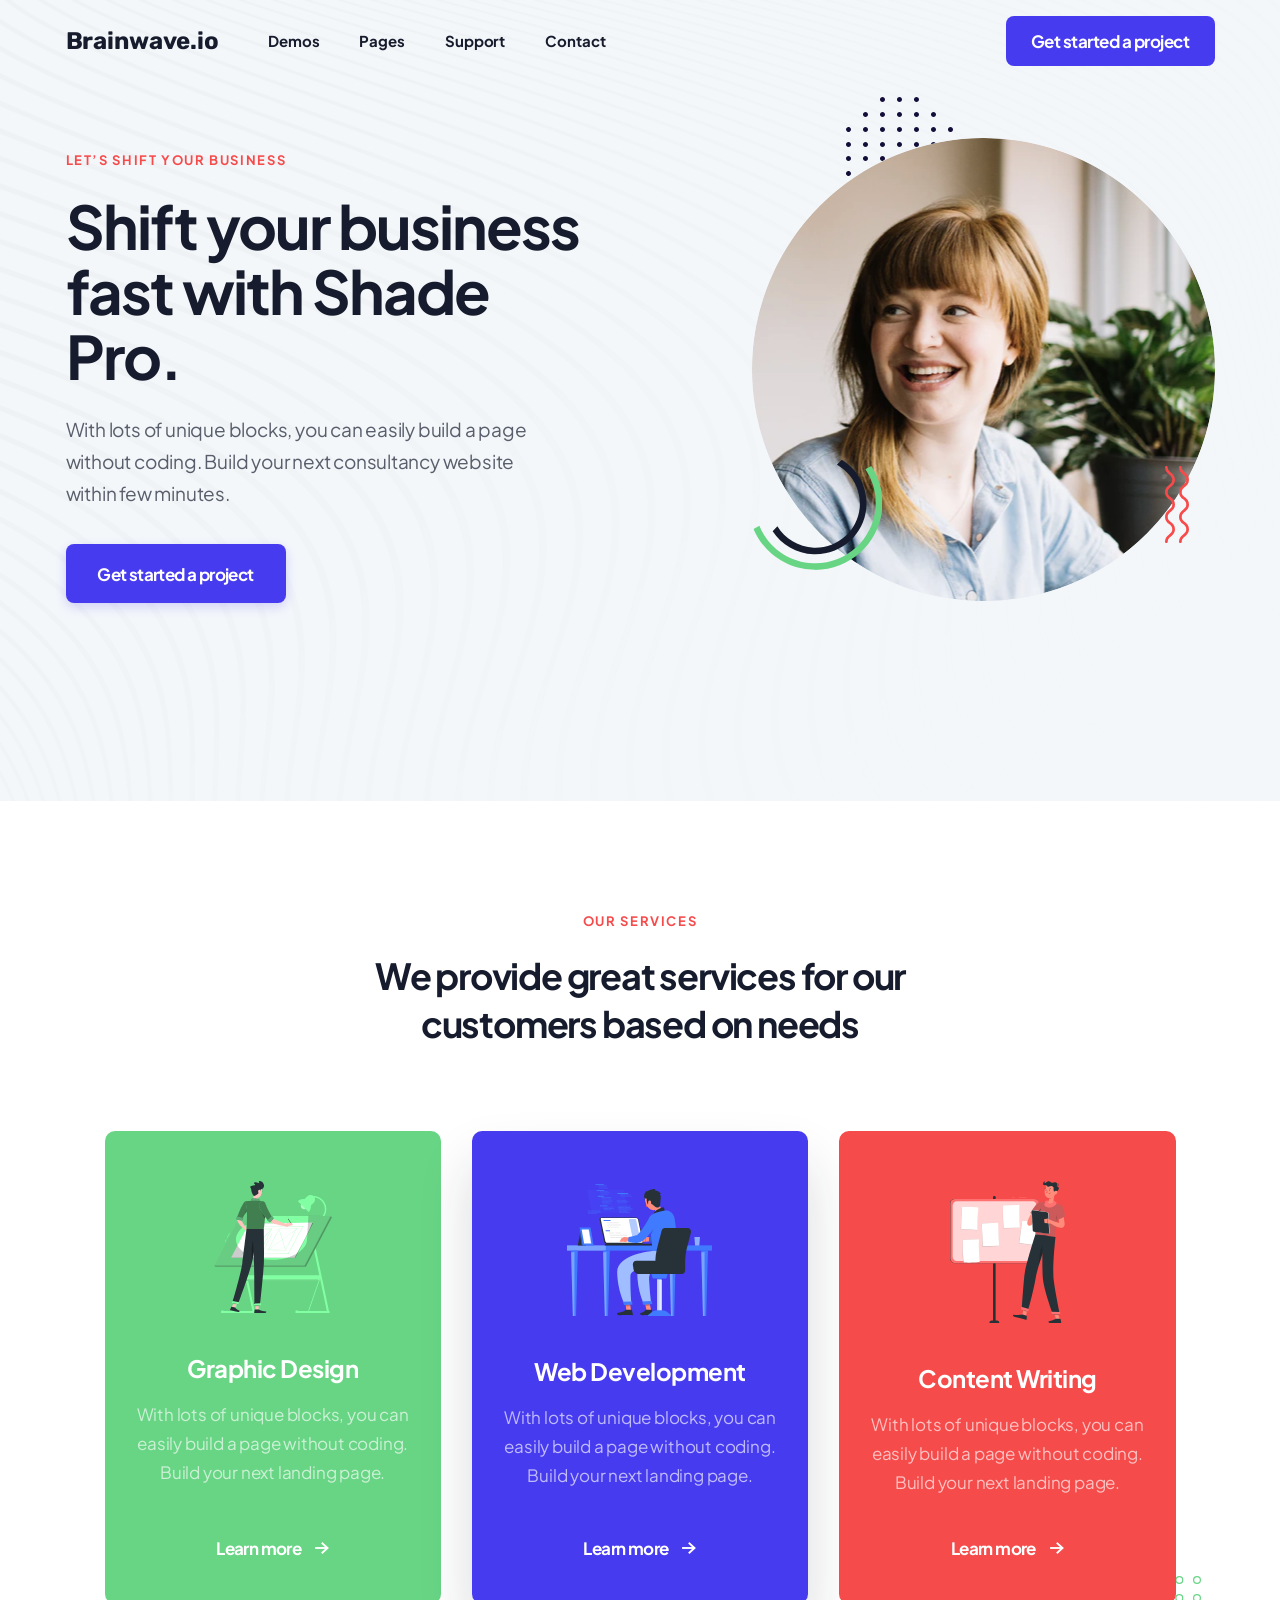
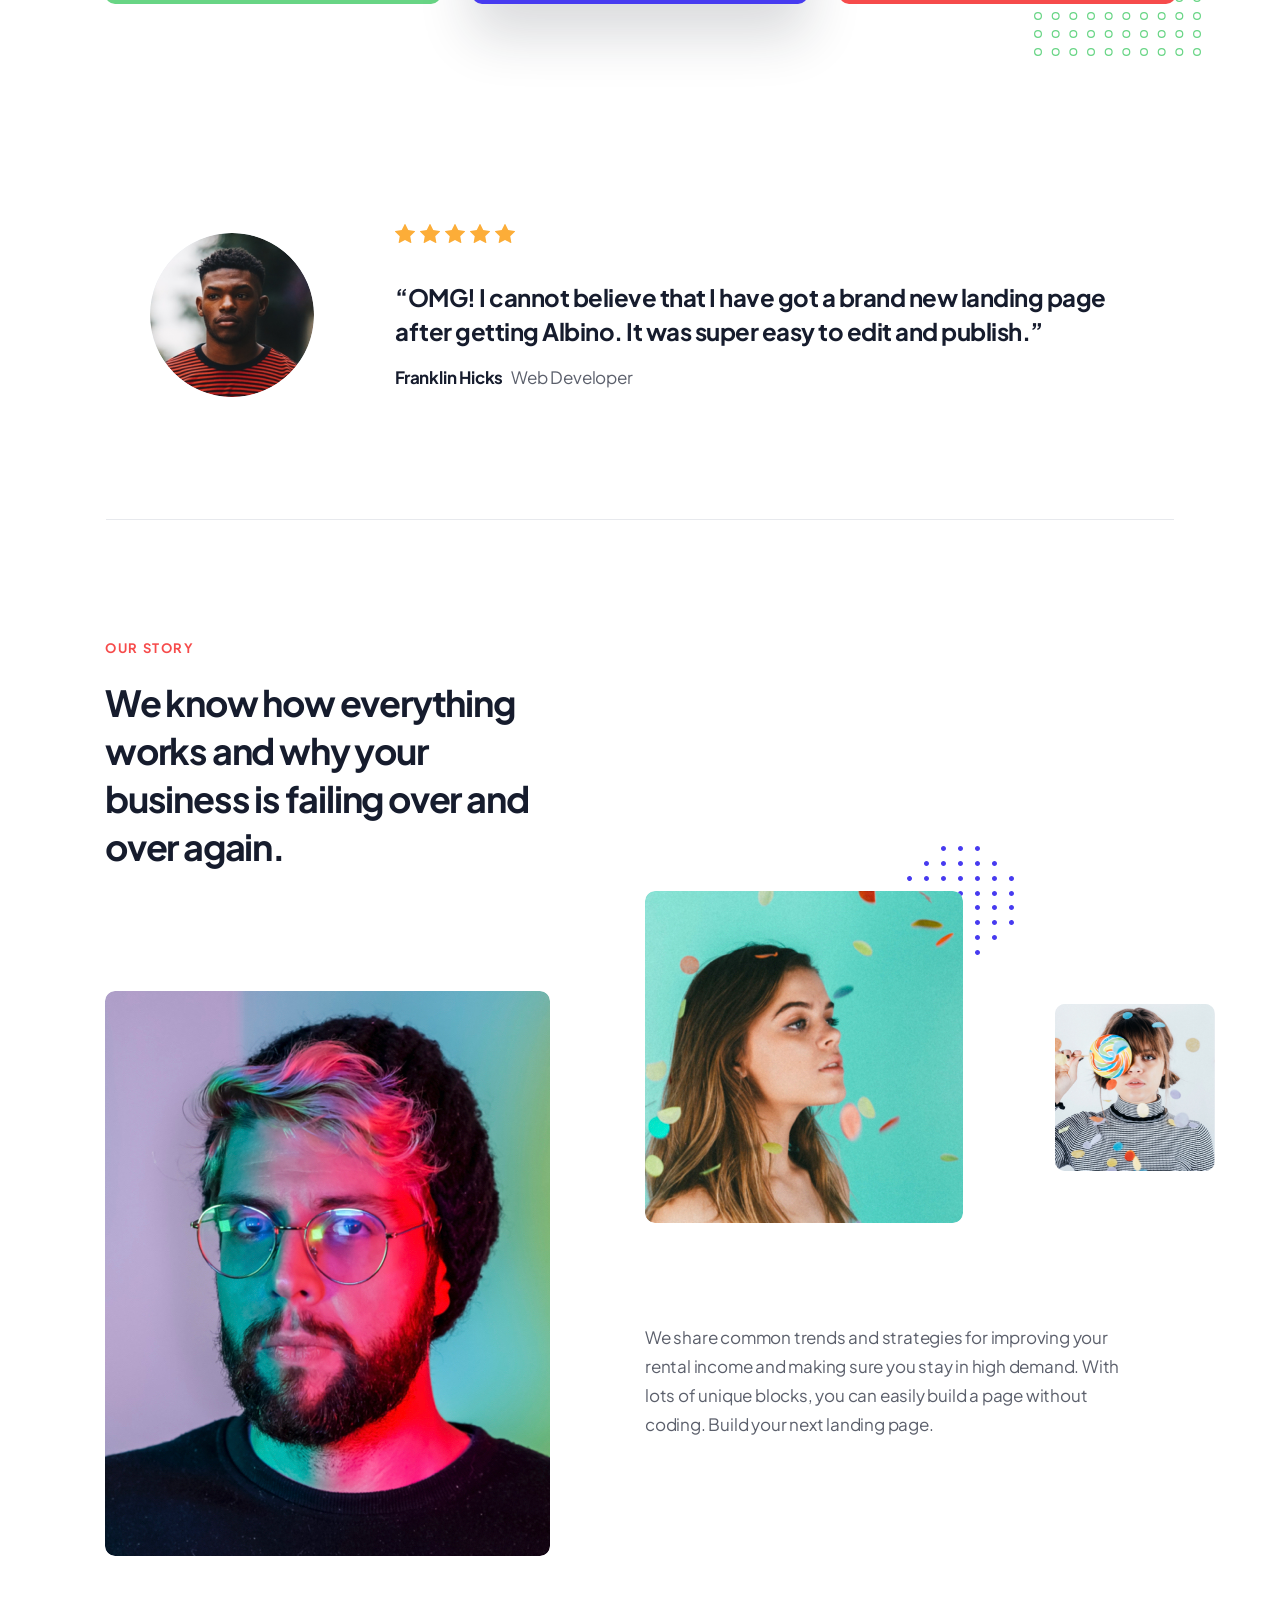
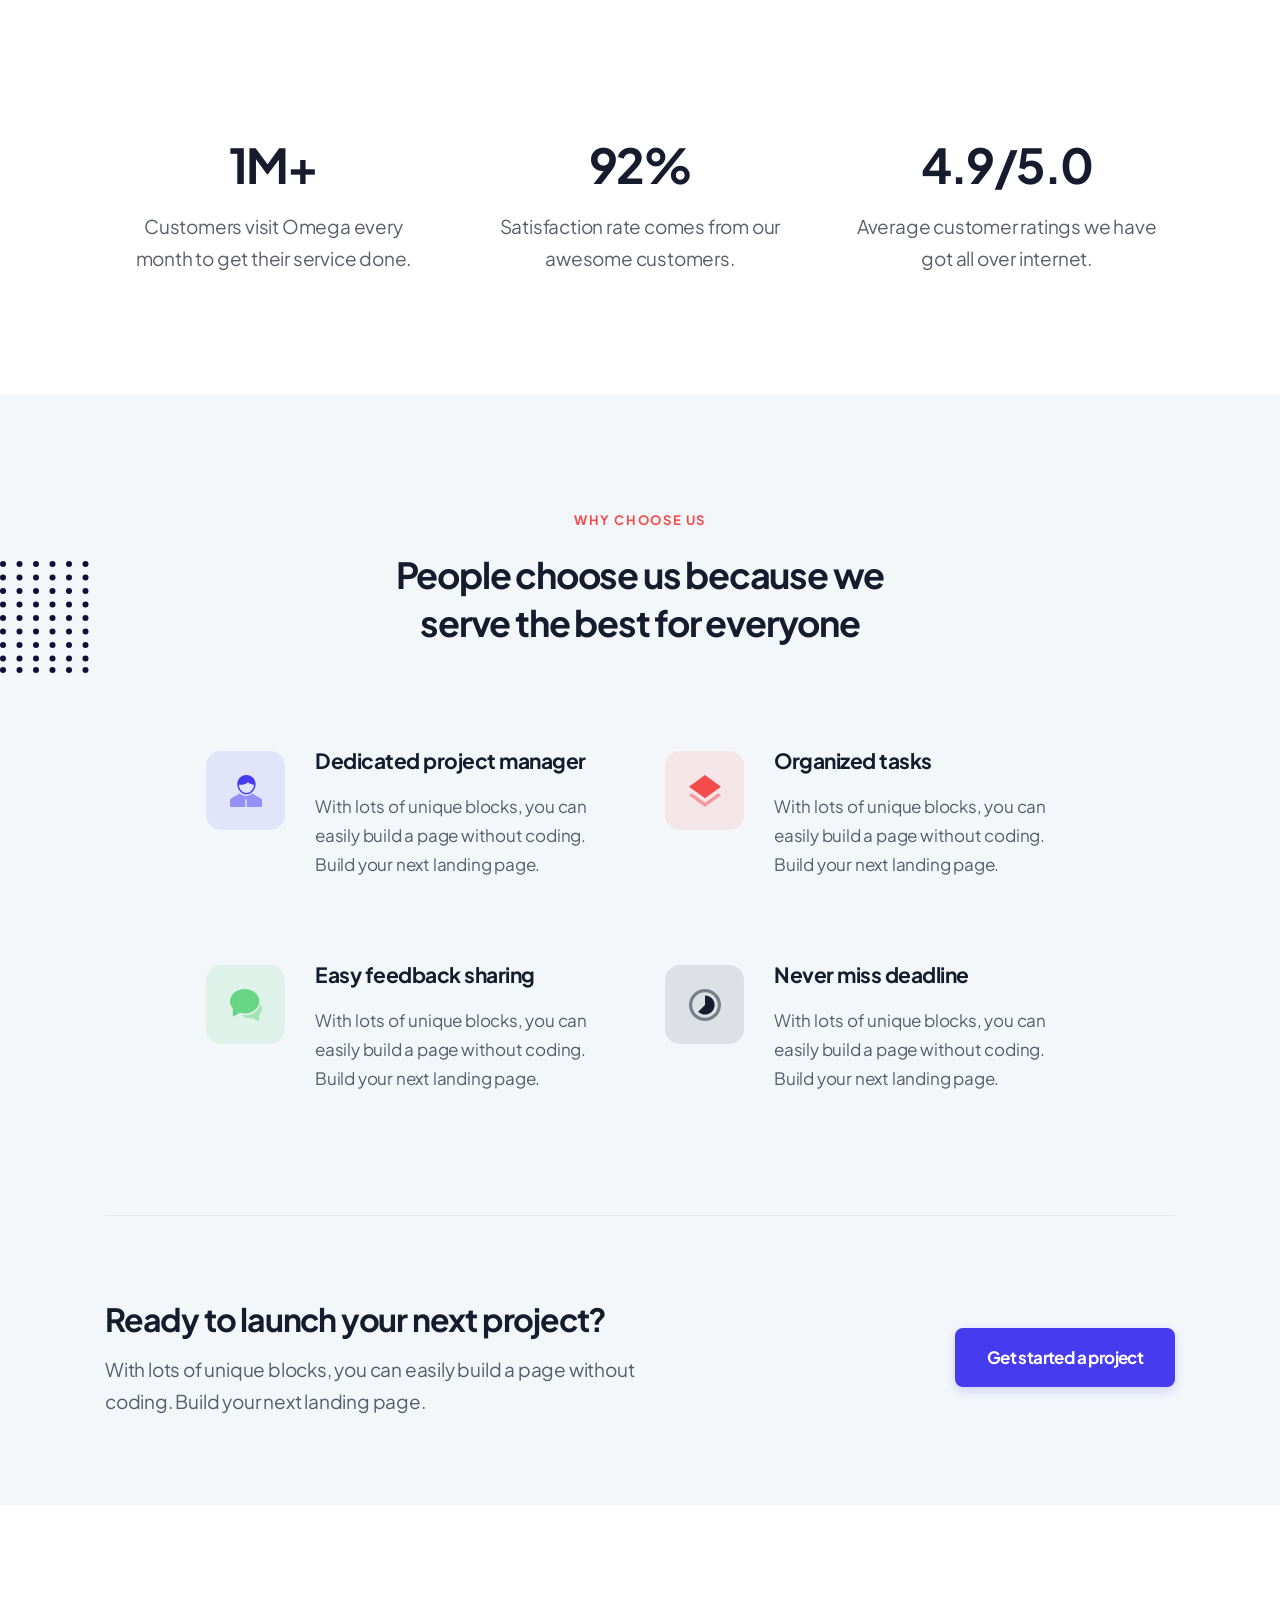
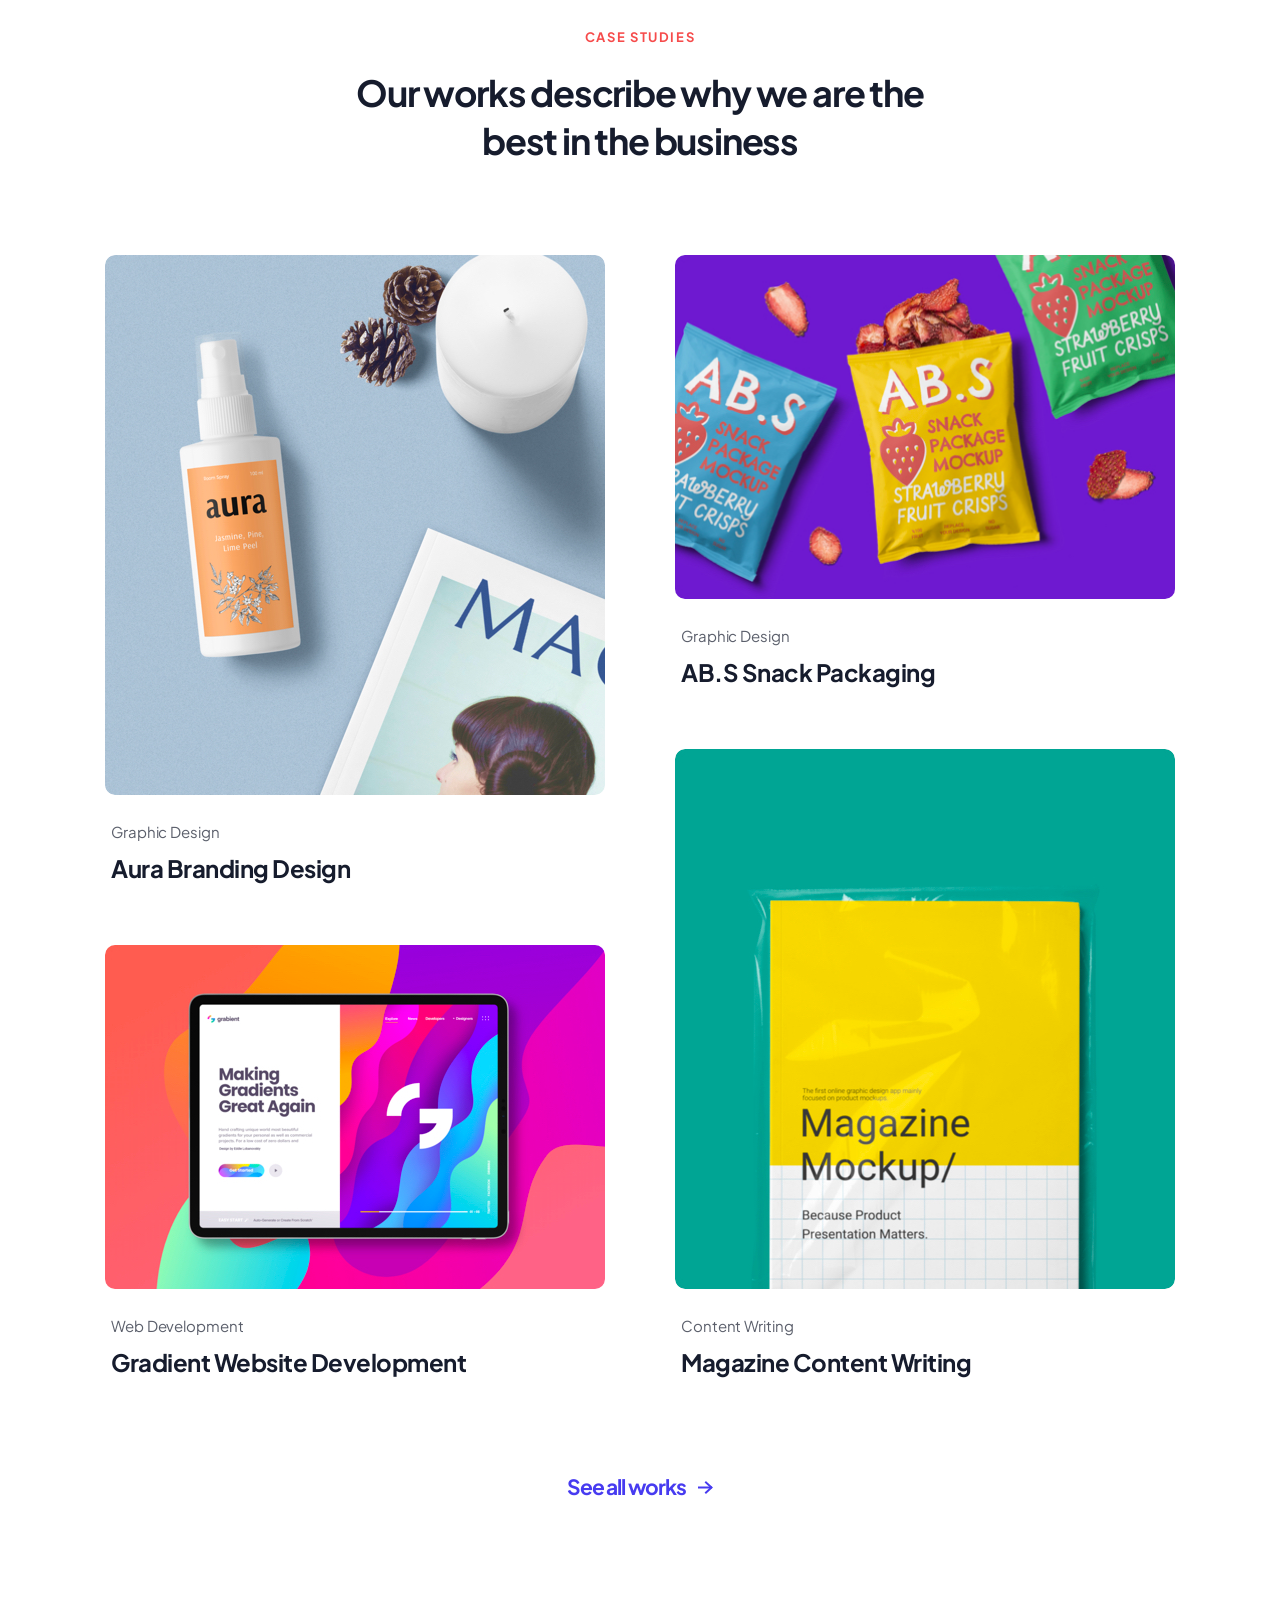
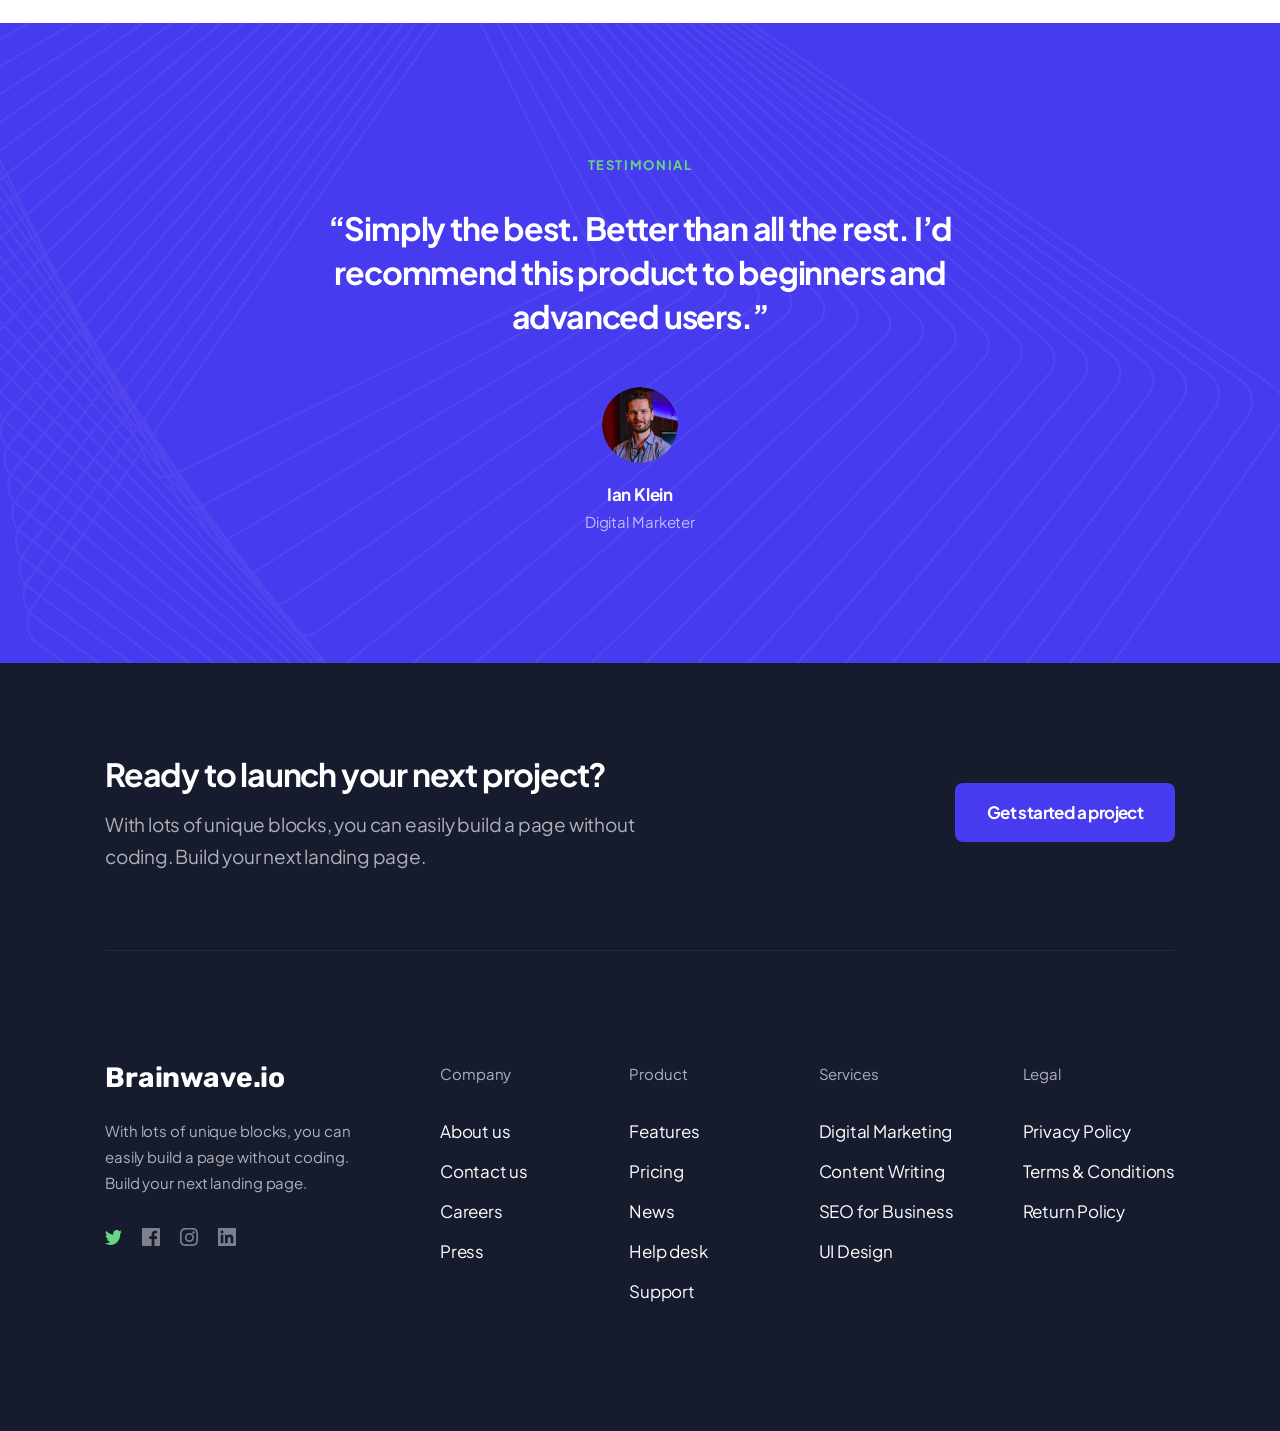
<file: index.html>
<!DOCTYPE html>
<html lang="en">
<head>
  <meta charset="UTF-8">
  <meta name="viewport" content="width=device-width, initial-scale=1.0">
  <title>Bài 11</title>
  <link rel="preconnect" href="https://fonts.googleapis.com">
  <link rel="preconnect" href="https://fonts.gstatic.com" crossorigin>
  <link href="https://fonts.googleapis.com/css2?family=Plus+Jakarta+Sans:wght@400;500;600;700&family=Rubik:wght@700&display=swap" rel="stylesheet">
  <link rel="stylesheet" href="style.css">
</head>
<body>
  <div class="hero-wrapper" data-node-id="3114:1785">
    <div class="hero-bg-texture" data-node-id="3114:1789" aria-hidden="true"></div>

    <header class="site-header" data-node-id="3114:1858">
      <div class="header-container">
        <div class="header-nav-group">
          <a href="#" class="brand-logo" data-node-id="3114:1861">Brainwave.io</a>
          <nav class="nav-links" id="navLinks" data-node-id="3114:1859">
            <a href="#demos" class="nav-link">Demos</a>
            <a href="#pages" class="nav-link">Pages</a>
            <a href="#support" class="nav-link">Support</a>
            <a href="#contact" class="nav-link">Contact</a>
            <a href="#get-started" class="btn-primary btn-primary-mobile">Get started a project</a>
          </nav>
        </div>

        <div class="header-actions">
          <a href="#get-started" class="btn-primary" data-node-id="3114:1860">Get started a project</a>
          <button class="menu-toggle" id="menuToggle" aria-label="Toggle navigation" aria-expanded="false">
            <span class="bar"></span>
            <span class="bar"></span>
            <span class="bar"></span>
          </button>
        </div>
      </div>
    </header>

    <section class="hero-section">
      <div class="hero-container">
        <div class="hero-content" data-node-id="3114:1790">
          <p class="hero-eyebrow" data-node-id="3114:1793">Let’s shift your business</p>
          <h1 class="hero-title" data-node-id="3114:1792">Shift your business fast with Shade Pro.</h1>
          <p class="hero-desc" data-node-id="3114:1794">
            With lots of unique blocks, you can easily build a page without coding. Build your next consultancy website within few minutes.
          </p>
          <div class="hero-cta" data-node-id="3114:1791">
            <a href="#get-started" class="btn-hero">Get started a project</a>
          </div>
        </div>


        <div class="hero-graphics" data-node-id="3114:1795">
          <img src="img/dots.svg" alt="" class="hero-decor-dots" data-node-id="3114:1796" aria-hidden="true">

          <div class="hero-photo-circle" data-node-id="3114:1841">
            <img src="img/hero-oval.png" alt="Smiling professional" class="hero-photo" width="463" height="463">
          </div>

          <img src="img/arcs.svg" alt="" class="hero-decor-arcs" data-node-id="3114:1842" aria-hidden="true">

          <div class="hero-decor-waves" data-node-id="3114:1853" aria-hidden="true">
            <img src="img/wave2.svg" alt="" class="wave-line">
            <img src="img/wave1.svg" alt="" class="wave-line">
          </div>
        </div>
      </div>
    </section>
  </div>


  <section class="services-section" data-node-id="3114:1428">
    <div class="services-container">

      <div class="services-header" data-node-id="3114:1782">
        <p class="services-eyebrow" data-node-id="3114:1783">Our services</p>
        <h2 class="services-title" data-node-id="3114:1784">We provide great services for our customers based on needs</h2>
      </div>


      <div class="services-grid" data-node-id="3114:1934">

        <div class="service-card card-green" data-node-id="3114:1680">
          <div class="card-illustration card-illustration-1" data-node-id="3114:1687">
            <img src="img/service-table-1.svg" class="ill-table" alt="">
            <img src="img/service-char-1.svg" class="ill-char" alt="">
          </div>
          <h3 class="card-title" data-node-id="3114:1685">Graphic Design</h3>
          <p class="card-desc" data-node-id="3114:1686">
            With lots of unique blocks, you can easily build a page without coding. Build your next landing page.
          </p>
          <a href="#learn-more" class="card-link" data-node-id="3114:1684">
            <span>Learn more</span>
            <img src="img/arrow-right.svg" alt="" class="card-arrow" aria-hidden="true">
          </a>
        </div>

        <div class="service-card card-blue" data-node-id="3114:1559">
          <div class="card-illustration card-illustration-2" data-node-id="3114:1564">
            <img src="img/service-desk-2.svg" class="ill-desk" alt="">
            <img src="img/service-char-2.svg" class="ill-char" alt="">
          </div>
          <h3 class="card-title" data-node-id="3114:1678">Web Development</h3>
          <p class="card-desc" data-node-id="3114:1679">
            With lots of unique blocks, you can easily build a page without coding. Build your next landing page.
          </p>
          <a href="#learn-more" class="card-link" data-node-id="3114:1563">
            <span>Learn more</span>
            <img src="img/arrow-right.svg" alt="" class="card-arrow" aria-hidden="true">
          </a>
        </div>


        <div class="service-card card-red" data-node-id="3114:1480">
          <div class="card-illustration card-illustration-3" data-node-id="3114:1486">
            <img src="img/service-board-3.svg" class="ill-board" alt="">
            <img src="img/service-char-3.svg" class="ill-char" alt="">
          </div>
          <h3 class="card-title" data-node-id="3114:1484">Content Writing</h3>
          <p class="card-desc" data-node-id="3114:1485">
            With lots of unique blocks, you can easily build a page without coding. Build your next landing page.
          </p>
          <a href="#learn-more" class="card-link" data-node-id="3114:1483">
            <span>Learn more</span>
            <img src="img/arrow-right.svg" alt="" class="card-arrow" aria-hidden="true">
          </a>
        </div>

        <img src="img/dots-ring-grid.svg" class="services-decor-rings" data-node-id="3114:1429" alt="" aria-hidden="true">
      </div>
    </div>
  </section>

  <section class="testimonial-section" data-node-id="3114:1411">
    <div class="testimonial-container">
      <div class="testimonial-inner" data-node-id="3114:1412">
        <div class="testimonial-avatar-wrap" data-node-id="3114:1414">
          <img src="img/testimonial-avatar.png" alt="Franklin Hicks" class="testimonial-avatar" width="164" height="164">
        </div>

        <div class="testimonial-content">

          <div class="testimonial-stars" data-node-id="3114:1416" aria-label="5 out of 5 stars">
            <img src="img/star.svg" alt="" class="star-icon">
            <img src="img/star.svg" alt="" class="star-icon">
            <img src="img/star.svg" alt="" class="star-icon">
            <img src="img/star.svg" alt="" class="star-icon">
            <img src="img/star.svg" alt="" class="star-icon">
          </div>


          <blockquote class="testimonial-quote" data-node-id="3114:1415">
            “OMG! I cannot believe that I have got a brand new landing page after getting Albino. It was super easy to edit and publish.”
          </blockquote>


          <div class="testimonial-author" data-node-id="3114:1413">
            <span class="author-name" data-node-id="I3114:1413;0:4621">Franklin Hicks</span>
            <span class="author-role" data-node-id="I3114:1413;0:4622">Web Developer</span>
          </div>
        </div>
      </div>

      <div class="testimonial-divider" data-node-id="3114:1427" aria-hidden="true"></div>
    </div>
  </section>

  <section class="about-section" data-node-id="3114:1352">
    <div class="about-container">
      <div class="about-col-left">
        <div class="about-header" data-node-id="3114:1353">
          <p class="about-eyebrow" data-node-id="3114:1354">Our Story</p>
          <h2 class="about-title" data-node-id="3114:1355">
            We know how everything works and why your business is failing over and over again.
          </h2>
        </div>

        <div class="about-photo-large-wrap" data-node-id="3114:1362">
          <img src="img/about-photo-large.png" alt="Creative team lead" class="about-photo-large" data-node-id="3114:1363" width="445" height="565">
        </div>
      </div>

      <div class="about-col-right">
        <div class="about-collage">
          <img src="img/about-dots.svg" class="about-decor-dots" data-node-id="3114:1366" alt="" aria-hidden="true">

          <div class="about-photo-mid-wrap" data-node-id="3114:1356">
            <img src="img/about-photo-mid.png" alt="Creative team collaboration" class="about-photo-mid" data-node-id="3114:1357" width="318" height="332">
          </div>

          <div class="about-photo-small-wrap" data-node-id="3114:1359">
            <img src="img/about-photo-small.png" alt="Innovative design concept" class="about-photo-small" data-node-id="3114:1360" width="160" height="167">
          </div>
        </div>

        <p class="about-desc" data-node-id="3114:1365">
          We share common trends and strategies for improving your rental income and making sure you stay in high demand. With lots of unique blocks, you can easily build a page without coding. Build your next landing page.
        </p>
      </div>
    </div>
  </section>


  <section class="facts-section" data-node-id="3114:1342">
    <div class="facts-container">
      <div class="fact-item" data-node-id="3114:1343">
        <p class="fact-number" data-node-id="3114:1344">1M+</p>
        <p class="fact-desc" data-node-id="3114:1345">Customers visit Omega every month to get their service done.</p>
      </div>

      <div class="fact-item" data-node-id="3114:1346">
        <p class="fact-number" data-node-id="3114:1347">92%</p>
        <p class="fact-desc" data-node-id="3114:1348">Satisfaction rate comes from our awesome customers.</p>
      </div>

      <div class="fact-item" data-node-id="3114:1349">
        <p class="fact-number" data-node-id="3114:1350">4.9/5.0</p>
        <p class="fact-desc" data-node-id="3114:1351">Average customer ratings we have got all over internet.</p>
      </div>
    </div>
  </section>

  <section class="features-section" data-node-id="3114:1190">
    <img src="img/features-dots.svg" class="features-decor-dots" data-node-id="3114:1237" alt="" aria-hidden="true" width="89" height="112">

    <div class="features-container">
      <div class="features-header" data-node-id="3114:1233">
        <p class="features-eyebrow" data-node-id="3114:1234">Why choose us</p>
        <h2 class="features-title" data-node-id="3114:1235">
          People choose us because we serve the best for everyone
        </h2>
      </div>

      <div class="features-grid">
        <div class="feature-item" data-node-id="3114:1205">
          <div class="feature-icon-box icon-box-purple" data-node-id="3114:1208">
            <img src="img/feature-icon-user.svg" alt="" class="feature-icon" data-node-id="3114:1210">
          </div>
          <div class="feature-text">
            <h3 class="feature-item-title" data-node-id="3114:1206">Dedicated project manager</h3>
            <p class="feature-item-desc" data-node-id="3114:1207">
              With lots of unique blocks, you can easily build a page without coding. Build your next landing page.
            </p>
          </div>
        </div>

        <div class="feature-item" data-node-id="3114:1197">
          <div class="feature-icon-box icon-box-red" data-node-id="3114:1200">
            <img src="img/feature-icon-layers.svg" alt="" class="feature-icon" data-node-id="3114:1202">
          </div>
          <div class="feature-text">
            <h3 class="feature-item-title" data-node-id="3114:1198">Organized tasks</h3>
            <p class="feature-item-desc" data-node-id="3114:1199">
              With lots of unique blocks, you can easily build a page without coding. Build your next landing page.
            </p>
          </div>
        </div>

        <div class="feature-item" data-node-id="3114:1225">
          <div class="feature-icon-box icon-box-green" data-node-id="3114:1228">
            <img src="img/feature-icon-chat.svg" alt="" class="feature-icon" data-node-id="3114:1230">
          </div>
          <div class="feature-text">
            <h3 class="feature-item-title" data-node-id="3114:1226">Easy feedback sharing</h3>
            <p class="feature-item-desc" data-node-id="3114:1227">
              With lots of unique blocks, you can easily build a page without coding. Build your next landing page.
            </p>
          </div>
        </div>

        <div class="feature-item" data-node-id="3114:1215">
          <div class="feature-icon-box icon-box-dark" data-node-id="3114:1218">
            <img src="img/feature-icon-clock.svg" alt="" class="feature-icon" data-node-id="3114:1220">
          </div>
          <div class="feature-text">
            <h3 class="feature-item-title" data-node-id="3114:1216">Never miss deadline</h3>
            <p class="feature-item-desc" data-node-id="3114:1217">
              With lots of unique blocks, you can easily build a page without coding. Build your next landing page.
            </p>
          </div>
        </div>
      </div>

      <div class="features-divider" data-node-id="3114:1236" aria-hidden="true"></div>

      <div class="features-cta" data-node-id="3114:1192">
        <div class="cta-content" data-node-id="3114:1193">
          <h2 class="cta-title" data-node-id="3114:1195">Ready to launch your next project?</h2>
          <p class="cta-desc" data-node-id="3114:1194">
            With lots of unique blocks, you can easily build a page without coding. Build your next landing page.
          </p>
        </div>
        <div class="cta-action" data-node-id="3114:1196">
          <a href="#get-started" class="btn-hero">Get started a project</a>
        </div>
      </div>
    </div>
  </section>

  <section class="works-section" data-node-id="3114:1161">
    <div class="works-container">
      <div class="works-header" data-node-id="3114:1186">
        <p class="works-eyebrow" data-node-id="3114:1187">Case studies</p>
        <h2 class="works-title" data-node-id="3114:1188">
          Our works describe why we are the best in the business
        </h2>
      </div>

      <div class="works-grid">
        <div class="works-col works-col-left">
          <article class="work-card" data-node-id="3114:1162">
            <a href="#work-aura" class="work-card-link">
              <div class="work-card-img-wrap img-tall" data-node-id="3114:1164">
                <img src="img/work-aura.png" alt="Aura Branding Design" class="work-card-img" width="500" height="540">
              </div>
              <div class="work-card-info">
                <p class="work-card-cat" data-node-id="3114:1167">Graphic Design</p>
                <h3 class="work-card-title" data-node-id="3114:1166">Aura Branding Design</h3>
              </div>
            </a>
          </article>


          <article class="work-card" data-node-id="3114:1168">
            <a href="#work-gradient" class="work-card-link">
              <div class="work-card-img-wrap img-short" data-node-id="3114:1170">
                <img src="img/work-gradient.png" alt="Gradient Website Development" class="work-card-img" width="500" height="346">
              </div>
              <div class="work-card-info">
                <p class="work-card-cat" data-node-id="3114:1173">Web Development</p>
                <h3 class="work-card-title" data-node-id="3114:1172">Gradient Website Development</h3>
              </div>
            </a>
          </article>
        </div>

        <div class="works-col works-col-right">
          <article class="work-card" data-node-id="3114:1174">
            <a href="#work-snack" class="work-card-link">
              <div class="work-card-img-wrap img-short" data-node-id="3114:1176">
                <img src="img/work-snack.png" alt="AB.S Snack Packaging" class="work-card-img" width="500" height="342">
              </div>
              <div class="work-card-info">
                <p class="work-card-cat" data-node-id="3114:1179">Graphic Design</p>
                <h3 class="work-card-title" data-node-id="3114:1178">AB.S Snack Packaging</h3>
              </div>
            </a>
          </article>
          <article class="work-card" data-node-id="3114:1180">
            <a href="#work-magazine" class="work-card-link">
              <div class="work-card-img-wrap img-tall" data-node-id="3114:1182">
                <img src="img/work-magazine.png" alt="Magazine Content Writing" class="work-card-img" width="500" height="540">
              </div>
              <div class="work-card-info">
                <p class="work-card-cat" data-node-id="3114:1185">Content Writing</p>
                <h3 class="work-card-title" data-node-id="3114:1184">Magazine Content Writing</h3>
              </div>
            </a>
          </article>
        </div>
      </div>

      <div class="works-cta" data-node-id="3114:1189">
        <a href="#all-works" class="works-all-link">
          <span data-node-id="I3114:1189;0:4709">See all works</span>
          <img src="img/arrow-right-blue.svg" alt="" class="works-arrow" width="15" height="13">
        </a>
      </div>
    </div>
  </section>

  <section class="testimonial-dark-section" data-node-id="3114:1081">
    <div class="testimonial-dark-bg" aria-hidden="true">
      <img src="img/testimonial-2-bg.svg" alt="" class="testimonial-dark-pattern">
    </div>

    <div class="testimonial-dark-container">
      <p class="testimonial-dark-eyebrow" data-node-id="3114:1158">Testimonial</p>
      
      <blockquote class="testimonial-dark-quote" data-node-id="3114:1156">
        “Simply the best. Better than all the rest. I’d recommend this product to beginners and advanced users.”
      </blockquote>

      <div class="testimonial-dark-author">
        <div class="testimonial-dark-avatar-wrap" data-node-id="3114:1157">
          <img src="img/testimonial-2-avatar.png" alt="Ian Klein" class="testimonial-dark-avatar" width="76" height="76">
        </div>
        <div class="testimonial-dark-name" data-node-id="3114:1160">Ian Klein</div>
        <div class="testimonial-dark-role" data-node-id="3114:1159">Digital Marketer</div>
      </div>
    </div>
  </section>

  <footer class="site-footer" data-node-id="3114:1072">
    <div class="footer-container">
      <div class="footer-cta" data-node-id="3114:1075">
        <div class="footer-cta-content" data-node-id="3114:1076">
          <h2 class="footer-cta-title" data-node-id="3114:1078">Ready to launch your next project?</h2>
          <p class="footer-cta-desc" data-node-id="3114:1077">
            With lots of unique blocks, you can easily build a page without coding. Build your next landing page.
          </p>
        </div>
        <div class="footer-cta-action" data-node-id="3114:1079">
          <a href="#get-started" class="footer-cta-btn">Get started a project</a>
        </div>
      </div>
      <div class="footer-divider-wrap" data-node-id="3114:1080" aria-hidden="true">
        <img src="img/footer-line.svg" class="footer-divider" alt="" aria-hidden="true">
      </div>

      <div class="footer-main" data-node-id="3114:1074">
        <div class="footer-brand" data-node-id="I3114:1074;0:4679">
          <a href="#" class="footer-logo" data-node-id="I3114:1074;0:4700">Brainwave.io</a>
          <p class="footer-brand-desc" data-node-id="I3114:1074;0:4699">
            With lots of unique blocks, you can easily build a page without coding. Build your next landing page.
          </p>
          <div class="footer-socials" data-node-id="I3114:1074;0:4680">
            <a href="https://twitter.com" class="footer-social-link" aria-label="Twitter" data-node-id="I3114:1074;0:4681">
              <img src="img/footer-twitter.svg" alt="" width="17" height="15">
            </a>
            <a href="https://facebook.com" class="footer-social-link" aria-label="Facebook" data-node-id="I3114:1074;0:4683">
              <img src="img/footer-facebook.svg" alt="" width="18" height="18">
            </a>
            <a href="https://instagram.com" class="footer-social-link" aria-label="Instagram" data-node-id="I3114:1074;0:4685">
              <img src="img/footer-instagram.svg" alt="" width="18" height="18">
            </a>
            <a href="https://linkedin.com" class="footer-social-link" aria-label="LinkedIn" data-node-id="I3114:1074;0:4693">
              <img src="img/footer-linkedin.svg" alt="" width="18" height="18">
            </a>
          </div>
        </div>

        <div class="footer-nav-grid">
          <div class="footer-col" data-node-id="I3114:1074;0:4667">
            <p class="footer-col-title" data-node-id="I3114:1074;0:4668">Company</p>
            <ul class="footer-links-list" data-node-id="I3114:1074;0:4669">
              <li><a href="#about">About us</a></li>
              <li><a href="#contact">Contact us</a></li>
              <li><a href="#careers">Careers</a></li>
              <li><a href="#press">Press</a></li>
            </ul>
          </div>

          <div class="footer-col" data-node-id="I3114:1074;0:4670">
            <p class="footer-col-title" data-node-id="I3114:1074;0:4671">Product</p>
            <ul class="footer-links-list" data-node-id="I3114:1074;0:4672">
              <li><a href="#features">Features</a></li>
              <li><a href="#pricing">Pricing</a></li>
              <li><a href="#news">News</a></li>
              <li><a href="#help-desk">Help desk</a></li>
              <li><a href="#support">Support</a></li>
            </ul>
          </div>

          <div class="footer-col" data-node-id="I3114:1074;0:4673">
            <p class="footer-col-title" data-node-id="I3114:1074;0:4674">Services</p>
            <ul class="footer-links-list" data-node-id="I3114:1074;0:4675">
              <li><a href="#digital-marketing">Digital Marketing</a></li>
              <li><a href="#content-writing">Content Writing</a></li>
              <li><a href="#seo">SEO for Business</a></li>
              <li><a href="#ui-design">UI Design</a></li>
            </ul>
          </div>

          <div class="footer-col" data-node-id="I3114:1074;0:4676">
            <p class="footer-col-title" data-node-id="I3114:1074;0:4677">Legal</p>
            <ul class="footer-links-list" data-node-id="I3114:1074;0:4678">
              <li><a href="#privacy">Privacy Policy</a></li>
              <li><a href="#terms">Terms & Conditions</a></li>
              <li><a href="#return">Return Policy</a></li>
            </ul>
          </div>
        </div>
      </div>
    </div>
  </footer>

  <script>
    const menuToggle = document.getElementById('menuToggle');
    const navLinks = document.getElementById('navLinks');

    menuToggle.addEventListener('click', () => {
      const isOpen = navLinks.classList.toggle('active');
      menuToggle.setAttribute('aria-expanded', isOpen);
      menuToggle.classList.toggle('open', isOpen);
    });
  </script>
</body>
</html>
</file>
<file: style.css>
*,
*::before,
*::after {
  box-sizing: border-box;
  margin: 0;
  padding: 0;
}

html {
  overflow-x: hidden;
}

body {
  font-family: 'Gilroy', 'Plus Jakarta Sans', -apple-system, BlinkMacSystemFont, 'Segoe UI', Roboto, Helvetica, Arial, sans-serif;
  background-color: #ffffff;
  color: #161c2d;
  -webkit-font-smoothing: antialiased;
  -moz-osx-font-smoothing: grayscale;
  overflow-x: hidden;
}


.hero-wrapper {
  position: relative;
  background-color: #f4f7fa;
  min-height: 801px;
  overflow: hidden;
}

.hero-bg-texture {
  position: absolute;
  top: 0;
  left: 0;
  width: 100%;
  height: 100%;
  background-image: url('img/bg-pattern.png');
  background-repeat: no-repeat;
  background-position: top center;
  background-size: cover;
  opacity: 0.02;
  pointer-events: none;
  z-index: 0;
}

.site-header {
  position: relative;
  width: 100%;
  padding-top: 16px;
  padding-bottom: 16px;
  background-color: transparent;
  z-index: 10;
}

.header-container {
  max-width: 1189px;
  margin: 0 auto;
  padding-left: 20px;
  padding-right: 20px;
  display: flex;
  align-items: center;
  justify-content: space-between;
}

.header-nav-group {
  display: flex;
  align-items: center;
  gap: 49px;
}

.brand-logo {
  font-family: 'Rubik', sans-serif;
  font-size: 24px;
  font-weight: 700;
  color: #161c2d;
  letter-spacing: -0.1333px;
  text-decoration: none;
  white-space: nowrap;
}

.nav-links {
  display: flex;
  align-items: center;
  gap: 40px;
}

.nav-link {
  font-family: 'Gilroy', 'Plus Jakarta Sans', -apple-system, BlinkMacSystemFont, 'Segoe UI', Roboto, Helvetica, Arial, sans-serif;
  font-size: 15px;
  font-weight: 700;
  line-height: 26px;
  letter-spacing: -0.1px;
  color: #161c2d;
  text-decoration: none;
  transition: color 0.2s ease;
}


.header-actions {
  display: flex;
  align-items: center;
  gap: 16px;
}

.btn-primary {
  display: inline-flex;
  align-items: center;
  justify-content: center;
  width: 209px;
  height: 50px;
  background-color: #473bf0;
  border-radius: 8px;
  color: #ffffff;
  font-family: 'Gilroy', 'Plus Jakarta Sans', -apple-system, BlinkMacSystemFont, 'Segoe UI', Roboto, Helvetica, Arial, sans-serif;
  font-size: 17px;
  font-weight: 700;
  letter-spacing: -0.5px;
  text-decoration: none;
  white-space: nowrap;
  transition: background-color 0.2s ease, transform 0.15s ease;
}


.btn-primary:active {
  transform: scale(0.99);
}

.btn-primary-mobile {
  display: none;
}

.menu-toggle {
  display: none;
  background: none;
  border: none;
  cursor: pointer;
  padding: 8px;
  flex-direction: column;
  gap: 5px;
}

.menu-toggle .bar {
  display: block;
  width: 24px;
  height: 2.5px;
  background-color: #161c2d;
  border-radius: 2px;
  transition: transform 0.2s ease, opacity 0.2s ease;
}

.menu-toggle.open .bar:nth-child(1) {
  transform: translateY(7.5px) rotate(45deg);
}

.menu-toggle.open .bar:nth-child(2) {
  opacity: 0;
}

.menu-toggle.open .bar:nth-child(3) {
  transform: translateY(-7.5px) rotate(-45deg);
}


.hero-section {
  position: relative;
  z-index: 1;
  padding-top: 70px;
  padding-bottom: 110px;
}

.hero-container {
  max-width: 1189px;
  margin: 0 auto;
  padding-left: 20px;
  padding-right: 20px;
  display: flex;
  align-items: center;
  justify-content: space-between;
}

.hero-content {
  max-width: 541px;
}

.hero-eyebrow {
  font-size: 13px;
  font-weight: 700;
  color: #f64b4b;
  letter-spacing: 1.625px;
  text-transform: uppercase;
  margin-bottom: 25px;
}

.hero-title {
  font-size: 60px;
  line-height: 65px;
  font-weight: 700;
  color: #161c2d;
  letter-spacing: -2px;
  margin-bottom: 25px;
}

.hero-desc {
  font-size: 19px;
  line-height: 32px;
  font-weight: 400;
  color: rgba(22, 28, 45, 0.7);
  letter-spacing: -0.2px;
  max-width: 500px;
  margin-bottom: 35px;
}

.hero-cta {
  display: flex;
}

.btn-hero {
  display: inline-flex;
  align-items: center;
  justify-content: center;
  width: 220px;
  height: 59px;
  background-color: #473bf0;
  border-radius: 8px;
  color: #ffffff;
  font-family: 'Gilroy', 'Plus Jakarta Sans', -apple-system, BlinkMacSystemFont, 'Segoe UI', Roboto, Helvetica, Arial, sans-serif;
  font-size: 17px;
  font-weight: 700;
  letter-spacing: -0.6px;
  text-decoration: none;
  white-space: nowrap;
  transition: background-color 0.2s ease, transform 0.15s ease, box-shadow 0.2s ease;
  box-shadow: 0 4px 12px rgba(71, 59, 240, 0.2);
}


.btn-hero:active {
  transform: scale(0.99);
}

.hero-graphics {
  position: relative;
  width: 463px;
  height: 463px;
  flex-shrink: 0;
  margin-top: -17px;
}

.hero-photo-circle {
  width: 463px;
  height: 463px;
  border-radius: 50%;
  overflow: hidden;
  position: relative;
  z-index: 2;
  background-color: #eaeef3;
}

.hero-photo {
  width: 100%;
  height: 100%;
  object-fit: cover;
  display: block;
}

.hero-decor-dots {
  position: absolute;
  top: -41px;
  left: 94px;
  width: 107px;
  height: 109px;
  z-index: 1;
  pointer-events: none;
}

.hero-decor-arcs {
  position: absolute;
  top: 321px;
  left: 2px;
  width: 128px;
  height: 111px;
  z-index: 3;
  pointer-events: none;
  transform: rotate(2deg);
}

.hero-decor-waves {
  position: absolute;
  top: 328px;
  left: 413px;
  z-index: 3;
  pointer-events: none;
  display: flex;
  gap: 4px;
}

.hero-decor-waves .wave-line {
  display: block;
}


.services-section {
  position: relative;
  background-color: #ffffff;
  padding-top: 112px;
  padding-bottom: 120px;
}

.services-container {
  max-width: 1111px;
  margin: 0 auto;
  padding-left: 20px;
  padding-right: 20px;
}

.services-header {
  text-align: center;
  margin-bottom: 83px;
}

.services-eyebrow {
  font-size: 13px;
  font-weight: 700;
  color: #f64b4b;
  letter-spacing: 1.625px;
  text-transform: uppercase;
  margin-bottom: 23px;
}

.services-title {
  font-size: 36px;
  line-height: 48px;
  font-weight: 700;
  color: #161c2d;
  letter-spacing: -1.2px;
  max-width: 578px;
  margin: 0 auto;
}

.services-grid {
  position: relative;
  display: grid;
  grid-template-columns: repeat(3, 1fr);
  gap: 31px;
}

.service-card {
  border-radius: 10px;
  padding: 50px 26px 40px;
  display: flex;
  flex-direction: column;
  align-items: center;
  text-align: center;
  color: #ffffff;
  position: relative;
  z-index: 1;
  transition: transform 0.25s ease, box-shadow 0.25s ease;
}


.card-green {
  background-color: #68d585;
}

.card-blue {
  background-color: #473bf0;
  box-shadow: 0px 32px 54px 0px rgba(22, 28, 45, 0.16);
}

.card-red {
  background-color: #f64b4b;
}

.card-illustration {
  margin-bottom: 38px;
}

.card-illustration-1 {
  position: relative;
  width: 118px;
  height: 132px;
}

.card-illustration-1 .ill-table {
  position: absolute;
  left: 0;
  bottom: 0;
  width: 118px;
  height: 118px;
}

.card-illustration-1 .ill-char {
  position: absolute;
  left: 16px;
  bottom: 0;
  width: 63px;
  height: 132px;
}

.card-illustration-2 {
  position: relative;
  width: 145px;
  height: 135px;
}

.card-illustration-2 .ill-desk {
  position: absolute;
  left: 0;
  bottom: 0;
  width: 145px;
  height: 132px;
}

.card-illustration-2 .ill-char {
  position: absolute;
  left: 50px;
  bottom: 0;
  width: 74px;
  height: 127px;
}

.card-illustration-3 {
  position: relative;
  width: 115px;
  height: 142px;
}

.card-illustration-3 .ill-board {
  position: absolute;
  left: 0;
  bottom: 0;
  width: 89px;
  height: 127px;
}

.card-illustration-3 .ill-char {
  position: absolute;
  right: 0;
  bottom: 0;
  width: 52px;
  height: 142px;
}

.card-title {
  font-size: 24px;
  font-weight: 700;
  line-height: 34px;
  letter-spacing: -0.5px;
  color: #ffffff;
  margin-bottom: 15px;
}

.card-desc {
  font-size: 17px;
  font-weight: 400;
  line-height: 29px;
  letter-spacing: -0.2px;
  color: #ffffff;
  opacity: 0.65;
  max-width: 296px;
  margin: 0 auto 35px;
  flex-grow: 1;
}

.card-link {
  display: inline-flex;
  align-items: center;
  justify-content: center;
  gap: 14px;
  font-size: 17px;
  font-weight: 700;
  letter-spacing: -0.6px;
  line-height: 32px;
  color: #ffffff;
  text-decoration: none;
  margin-top: auto;
}

.card-link .card-arrow {
  width: 14px;
  height: 12px;
  transition: transform 0.2s ease;
}

.services-decor-rings {
  position: absolute;
  right: -25px;
  bottom: -52px;
  width: 167px;
  height: 80px;
  z-index: 0;
  pointer-events: none;
}


.testimonial-section {
  position: relative;
  background-color: #ffffff;
  padding-top: 100px;
}

.testimonial-container {
  max-width: 1108px;
  margin: 0 auto;
  padding-left: 20px;
  padding-right: 20px;
}

.testimonial-inner {
  display: flex;
  align-items: flex-start;
  gap: 81px;
  max-width: 980px;
  margin: 0 auto;
}

.testimonial-avatar-wrap {
  flex-shrink: 0;
  width: 164px;
  height: 164px;
  border-radius: 50%;
  overflow: hidden;
  margin-top: 9px;
  background-color: #eaeef3;
}

.testimonial-avatar {
  width: 100%;
  height: 100%;
  object-fit: cover;
  display: block;
}

.testimonial-content {
  flex: 1;
  max-width: 735px;
}

.testimonial-stars {
  display: flex;
  align-items: center;
  gap: 5px;
  margin-bottom: 37px;
}

.testimonial-stars .star-icon {
  width: 20px;
  height: 19px;
  display: block;
}

.testimonial-quote {
  font-size: 24px;
  font-weight: 700;
  line-height: 34px;
  letter-spacing: -0.5px;
  color: #161c2d;
  margin-bottom: 15px;
}

.testimonial-author {
  display: flex;
  align-items: center;
  gap: 8px;
  font-size: 17px;
  line-height: 29px;
  letter-spacing: -0.2px;
}

.author-name {
  font-weight: 700;
  color: #161c2d;
}

.author-role {
  font-weight: 400;
  color: #161c2d;
  opacity: 0.7;
}

.testimonial-divider {
  width: 100%;
  height: 1px;
  background-color: #e7e9ed;
  margin-top: 122px;
}


.about-section {
  position: relative;
  background-color: #ffffff;
  padding-top: 120px;
  padding-bottom: 120px;
}

.about-container {
  max-width: 1110px;
  margin: 0 auto;
  padding-left: 20px;
  padding-right: 20px;
  display: flex;
  align-items: flex-start;
  justify-content: space-between;
  gap: 95px;
}


.about-col-left {
  width: 445px;
  flex-shrink: 0;
}

.about-header {
  margin-bottom: 120px;
}

.about-eyebrow {
  font-size: 13px;
  font-weight: 700;
  color: #f64b4b;
  letter-spacing: 1.625px;
  text-transform: uppercase;
  margin-bottom: 23px;
}

.about-title {
  font-size: 36px;
  line-height: 48px;
  font-weight: 700;
  color: #161c2d;
  letter-spacing: -1.2px;
  max-width: 515px;
}

.about-photo-large-wrap {
  width: 445px;
  height: 565px;
  border-radius: 10px;
  overflow: hidden;
  background-color: #eaeef3;
}

.about-photo-large {
  width: 100%;
  height: 100%;
  object-fit: cover;
  display: block;
}

.about-col-right {
  flex: 1;
  max-width: 570px;
  padding-top: 251px;
}

.about-collage {
  position: relative;
  display: flex;
  align-items: flex-start;
  gap: 92px;
  margin-bottom: 100px;
}

.about-decor-dots {
  position: absolute;
  top: -45px;
  left: 262px;
  width: 107px;
  height: 109px;
  z-index: 0;
  pointer-events: none;
}

.about-photo-mid-wrap {
  position: relative;
  width: 318px;
  height: 332px;
  border-radius: 10px;
  overflow: hidden;
  z-index: 1;
  flex-shrink: 0;
  background-color: #eaeef3;
}

.about-photo-mid {
  width: 100%;
  height: 100%;
  object-fit: cover;
  display: block;
}

.about-photo-small-wrap {
  position: relative;
  width: 160px;
  height: 167px;
  border-radius: 10px;
  overflow: hidden;
  z-index: 1;
  flex-shrink: 0;
  margin-top: 113px;
  background-color: #eaeef3;
}

.about-photo-small {
  width: 100%;
  height: 100%;
  object-fit: cover;
  display: block;
}

.about-desc {
  font-size: 17px;
  font-weight: 400;
  line-height: 29px;
  color: #161c2d;
  opacity: 0.7;
  letter-spacing: -0.2px;
  max-width: 490px;
}


.facts-section {
  position: relative;
  background-color: #ffffff;
  padding-top: 60px;
  padding-bottom: 120px;
}

.facts-container {
  max-width: 1074px;
  margin: 0 auto;
  padding-left: 20px;
  padding-right: 20px;
  display: grid;
  grid-template-columns: repeat(3, 1fr);
  gap: 66px;
}

.fact-item {
  text-align: center;
}

.fact-number {
  font-size: 48px;
  font-weight: 700;
  line-height: 58px;
  letter-spacing: -1.8px;
  color: #161c2d;
  margin-bottom: 16px;
}

.fact-desc {
  font-size: 19px;
  font-weight: 400;
  line-height: 32px;
  letter-spacing: -0.2px;
  color: #161c2d;
  opacity: 0.7;
  max-width: 314px;
  margin: 0 auto;
}

.features-section {
  position: relative;
  background-color: #f4f7fa;
  padding-top: 118px;
  padding-bottom: 88px;
  overflow: hidden;
}

.features-decor-dots {
  position: absolute;
  left: 0;
  top: 167px;
  width: 89px;
  height: 112px;
  pointer-events: none;
  z-index: 0;
}

.features-container {
  position: relative;
  max-width: 1110px;
  margin: 0 auto;
  padding-left: 20px;
  padding-right: 20px;
  z-index: 1;
}

.features-header {
  text-align: center;
  margin-bottom: 98px;
}

.features-eyebrow {
  font-size: 13px;
  font-weight: 700;
  color: #f64b4b;
  letter-spacing: 1.625px;
  text-transform: uppercase;
  margin-bottom: 23px;
}

.features-title {
  font-size: 36px;
  line-height: 48px;
  font-weight: 700;
  color: #161c2d;
  letter-spacing: -1.2px;
  max-width: 521px;
  margin: 0 auto;
}

.features-grid {
  display: grid;
  grid-template-columns: repeat(2, 1fr);
  column-gap: 50px;
  row-gap: 80px;
  max-width: 868px;
  margin: 0 auto;
}

.feature-item {
  display: flex;
  align-items: flex-start;
  gap: 30px;
}

.feature-icon-box {
  width: 79px;
  height: 79px;
  border-radius: 15px;
  display: flex;
  align-items: center;
  justify-content: center;
  flex-shrink: 0;
  margin-top: 6px;
}

.icon-box-purple {
  background-color: rgba(71, 59, 240, 0.1);
}

.icon-box-red {
  background-color: rgba(246, 75, 75, 0.1);
}

.icon-box-green {
  background-color: rgba(104, 213, 133, 0.15);
}

.icon-box-dark {
  background-color: rgba(22, 28, 45, 0.1);
}

.feature-icon {
  width: 32px;
  height: 32px;
  display: block;
}

.feature-text {
  flex: 1;
}

.feature-item-title {
  font-size: 21px;
  font-weight: 700;
  line-height: 32px;
  letter-spacing: -0.5px;
  color: #161c2d;
  margin-bottom: 15px;
}

.feature-item-desc {
  font-size: 17px;
  font-weight: 400;
  line-height: 29px;
  letter-spacing: -0.2px;
  color: #161c2d;
  opacity: 0.7;
  max-width: 300px;
}

.features-divider {
  width: 100%;
  height: 1px;
  background-color: #e7e9ed;
  margin-top: 122px;
  margin-bottom: 81px;
}

.features-cta {
  display: flex;
  align-items: center;
  justify-content: space-between;
  gap: 40px;
}

.cta-content {
  max-width: 589px;
}

.cta-title {
  font-size: 32px;
  font-weight: 700;
  line-height: 44px;
  letter-spacing: -1.2px;
  color: #161c2d;
  margin-bottom: 12px;
}

.cta-desc {
  font-size: 19px;
  font-weight: 400;
  line-height: 32px;
  letter-spacing: -0.2px;
  color: #161c2d;
  opacity: 0.7;
}


.works-section {
  position: relative;
  background-color: #ffffff;
  padding-top: 124px;
  padding-bottom: 120px;
}

.works-container {
  max-width: 1110px;
  margin: 0 auto;
  padding-left: 20px;
  padding-right: 20px;
}

.works-header {
  text-align: center;
  max-width: 589px;
  margin: 0 auto 90px;
}

.works-eyebrow {
  font-size: 13px;
  font-weight: 700;
  line-height: normal;
  letter-spacing: 1.625px;
  text-transform: uppercase;
  color: #f64b4b;
  margin-bottom: 24px;
}

.works-title {
  font-size: 36px;
  font-weight: 700;
  line-height: 48px;
  letter-spacing: -1.2px;
  color: #161c2d;
}

.works-grid {
  display: flex;
  justify-content: space-between;
  gap: 70px;
}

.works-col {
  flex: 1;
  max-width: 500px;
  display: flex;
  flex-direction: column;
  gap: 60px;
}

.work-card {
  width: 100%;
}

.work-card-link {
  display: block;
  text-decoration: none;
  color: inherit;
}

.work-card-img-wrap {
  width: 100%;
  border-radius: 10px;
  overflow: hidden;
  margin-bottom: 24px;
  background-color: #e7e9ed;
}

.work-card-img-wrap.img-tall {
  height: 540px;
}

.work-card-img-wrap.img-short {
  height: 344px;
}

.work-card-img {
  width: 100%;
  height: 100%;
  object-fit: cover;
  display: block;
  transition: transform 0.4s ease;
}

.work-card-info {
  padding-left: 6px;
}

.work-card-cat {
  font-size: 15px;
  font-weight: 400;
  line-height: 26px;
  letter-spacing: -0.1px;
  color: #161c2d;
  opacity: 0.7;
  margin-bottom: 6px;
}

.work-card-title {
  font-size: 24px;
  font-weight: 700;
  line-height: 34px;
  letter-spacing: -0.5px;
  color: #161c2d;
  transition: color 0.2s ease;
}


.works-cta {
  text-align: center;
  margin-top: 92px;
}

.works-all-link {
  display: inline-flex;
  align-items: center;
  gap: 12px;
  font-size: 21px;
  font-weight: 700;
  line-height: 32px;
  letter-spacing: -1.2px;
  color: #473bf0;
  text-decoration: none;
  transition: gap 0.2s ease, opacity 0.2s ease;
}


.works-arrow {
  display: inline-block;
  vertical-align: middle;
  transition: transform 0.2s ease;
}



.testimonial-dark-section {
  position: relative;
  background-color: #473bf0;
  min-height: 635px;
  overflow: hidden;
  padding: 134px 20px 128px;
  color: #ffffff;
  text-align: center;
}

.testimonial-dark-bg {
  position: absolute;
  top: -194px;
  left: 50%;
  margin-left: -695px;
  width: 1341px;
  height: 1315px;
  pointer-events: none;
  z-index: 1;
}

.testimonial-dark-pattern {
  width: 100%;
  height: 100%;
  display: block;
}

.testimonial-dark-container {
  position: relative;
  z-index: 2;
  max-width: 655px;
  margin: 0 auto;
  display: flex;
  flex-direction: column;
  align-items: center;
}

.testimonial-dark-eyebrow {
  font-size: 13px;
  font-weight: 700;
  line-height: normal;
  letter-spacing: 1.625px;
  text-transform: uppercase;
  color: #68d585;
  margin-bottom: 33px;
}

.testimonial-dark-quote {
  font-size: 32px;
  font-weight: 700;
  line-height: 44px;
  letter-spacing: -1.2px;
  color: #ffffff;
  margin-bottom: 49px;
  max-width: 655px;
}

.testimonial-dark-author {
  display: flex;
  flex-direction: column;
  align-items: center;
}

.testimonial-dark-avatar-wrap {
  width: 76px;
  height: 76px;
  border-radius: 50%;
  overflow: hidden;
  margin-bottom: 17px;
}

.testimonial-dark-avatar {
  width: 100%;
  height: 100%;
  object-fit: cover;
  display: block;
}

.testimonial-dark-name {
  font-size: 17px;
  font-weight: 700;
  line-height: 29px;
  letter-spacing: -0.2px;
  color: #ffffff;
}

.testimonial-dark-role {
  font-size: 15px;
  font-weight: 400;
  line-height: 26px;
  letter-spacing: -0.1px;
  color: #ffffff;
  opacity: 0.65;
}

.site-footer {
  background-color: #161c2d;
  color: #ffffff;
  padding-top: 89px;
  padding-bottom: 120px;
}

.footer-container {
  max-width: 1110px;
  margin: 0 auto;
  padding-left: 20px;
  padding-right: 20px;
}


.footer-cta {
  display: flex;
  align-items: center;
  justify-content: space-between;
  gap: 40px;
  margin-bottom: 78px;
}

.footer-cta-content {
  max-width: 589px;
}

.footer-cta-title {
  font-size: 32px;
  font-weight: 700;
  line-height: 44px;
  letter-spacing: -1.2px;
  color: #ffffff;
  margin-bottom: 12px;
}

.footer-cta-desc {
  font-size: 19px;
  font-weight: 400;
  line-height: 32px;
  letter-spacing: -0.2px;
  color: #ffffff;
  opacity: 0.65;
}

.footer-cta-btn {
  background-color: #473bf0;
  color: #ffffff;
  width: 220px;
  height: 59px;
  border-radius: 8px;
  display: inline-flex;
  align-items: center;
  justify-content: center;
  font-size: 17px;
  font-weight: 700;
  letter-spacing: -0.6px;
  text-decoration: none;
  flex-shrink: 0;
  transition: background-color 0.2s ease, transform 0.2s ease, box-shadow 0.2s ease;
}



.footer-divider-wrap {
  width: 100%;
  margin-bottom: 110px;
}

.footer-divider {
  width: 100%;
  height: 1px;
  display: block;
}

.footer-main {
  display: flex;
  justify-content: space-between;
  align-items: flex-start;
  gap: 60px;
}

.footer-brand {
  max-width: 275px;
}

.footer-logo {
  font-family: 'Rubik', sans-serif;
  font-size: 28px;
  font-weight: 700;
  letter-spacing: -0.16px;
  color: #ffffff;
  text-decoration: none;
  display: inline-block;
  margin-bottom: 24px;
}

.footer-brand-desc {
  font-size: 15px;
  font-weight: 400;
  line-height: 26px;
  letter-spacing: -0.1px;
  color: #ffffff;
  opacity: 0.65;
  margin-bottom: 32px;
}

.footer-socials {
  display: flex;
  align-items: center;
  gap: 20px;
}

.footer-social-link {
  display: inline-flex;
  align-items: center;
  justify-content: center;
  transition: opacity 0.2s ease, transform 0.2s ease;
}


.footer-nav-grid {
  display: flex;
  justify-content: space-between;
  flex: 1;
  gap: 40px;
}

.footer-col {
  min-width: 120px;
}

.footer-col-title {
  font-size: 15px;
  font-weight: 400;
  line-height: 26px;
  letter-spacing: -0.1px;
  color: #ffffff;
  opacity: 0.65;
  margin-bottom: 24px;
}

.footer-links-list {
  list-style: none;
  padding: 0;
  margin: 0;
}

.footer-links-list li {
  margin-bottom: 0;
}

.footer-links-list a {
  font-size: 17px;
  font-weight: 400;
  line-height: 40px;
  letter-spacing: -0.2px;
  color: #ffffff;
  text-decoration: none;
  display: block;
  transition: color 0.2s ease, opacity 0.2s ease;
}
</file>
